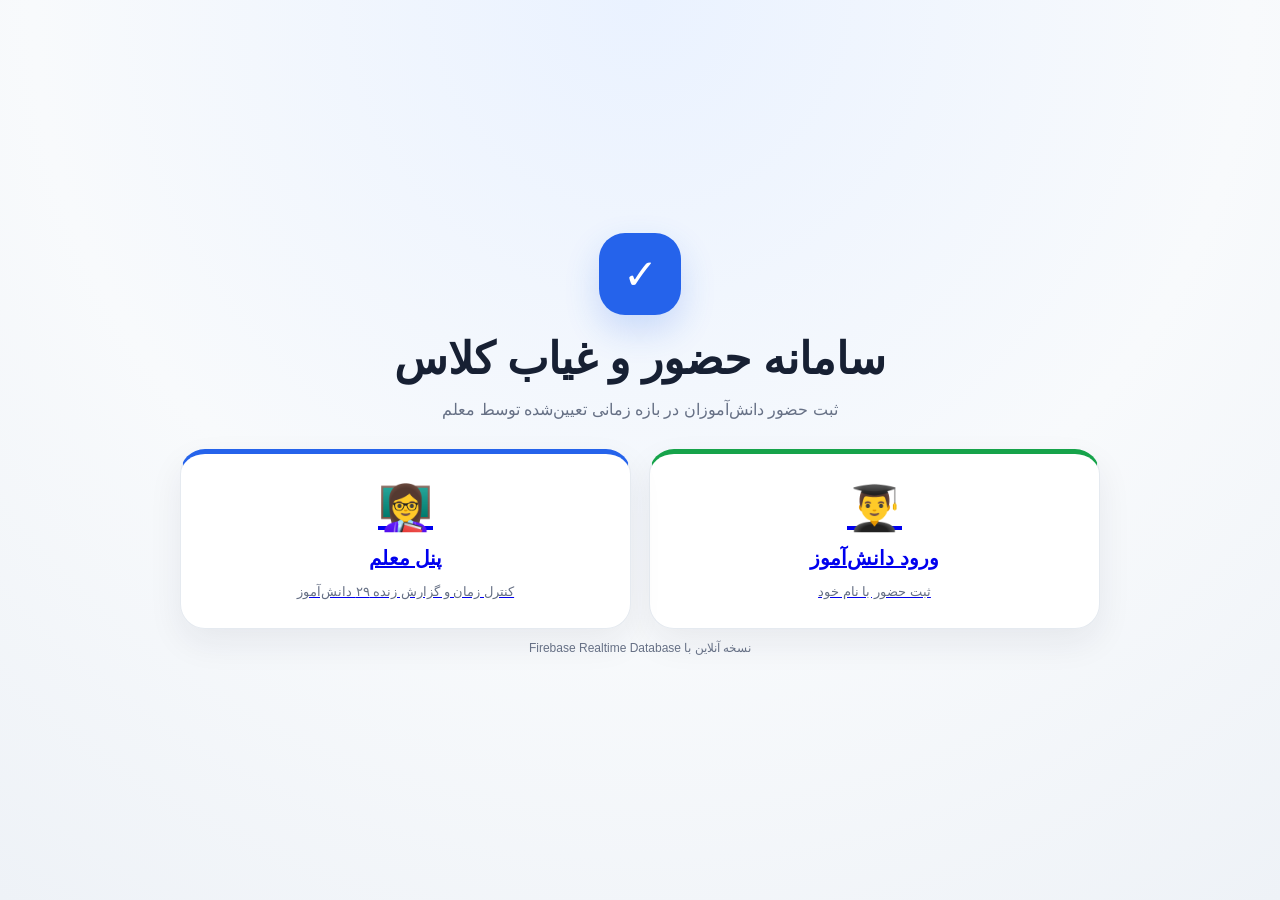
<file: index.html>
<!doctype html><html lang="fa" dir="rtl"><head><meta charset="utf-8"><meta name="viewport" content="width=device-width,initial-scale=1"><title>حضور و غیاب کلاس</title><link rel="stylesheet" href="style.css"></head><body class="hero"><main class="hero-inner"><div class="logo">✓</div><h1>سامانه حضور و غیاب کلاس</h1><p>ثبت حضور دانش‌آموزان در بازه زمانی تعیین‌شده توسط معلم</p><div class="cards"><a class="role-card student" href="student.html"><span>👨‍🎓</span><b>ورود دانش‌آموز</b><small>ثبت حضور با نام خود</small></a><a class="role-card teacher" href="teacher.html"><span>👩‍🏫</span><b>پنل معلم</b><small>کنترل زمان و گزارش زنده ۲۹ دانش‌آموز</small></a></div><p class="tiny">نسخه آنلاین با Firebase Realtime Database</p></main></body></html>
</file>
<file: style.css>
*{box-sizing:border-box}body{margin:0;font-family:Tahoma,Arial,sans-serif;background:#f4f7fb;color:#172033}.app{max-width:1100px;margin:auto;padding:18px}.topbar{display:flex;justify-content:space-between;align-items:center;gap:12px;margin-bottom:18px}.brand{font-weight:900;font-size:21px}.pill{background:#e8f0ff;color:#2457b7;border-radius:999px;padding:8px 12px;font-size:13px}.hero{min-height:100vh;display:grid;place-items:center;background:radial-gradient(circle at top,#eaf2ff,#f8fafc 55%,#eef2f7)}.hero-inner{width:min(920px,92%);text-align:center}.logo{width:82px;height:82px;margin:auto;border-radius:26px;background:#2563eb;color:#fff;display:grid;place-items:center;font-size:42px;box-shadow:0 15px 35px #2563eb33}.hero h1{font-size:clamp(27px,5vw,44px);margin:18px 0 8px}.hero p{color:#667085}.cards{display:grid;grid-template-columns:repeat(2,1fr);gap:18px;margin-top:30px}.role-card{background:#fff;border:1px solid #e5eaf0;border-radius:25px;padding:28px;box-shadow:0 14px 35px #17203312;transition:.2s}.role-card:hover{transform:translateY(-3px)}.role-card span{font-size:44px;display:block}.role-card b{display:block;font-size:20px;margin:12px}.role-card small{color:#667085}.student{border-top:5px solid #16a34a}.teacher{border-top:5px solid #2563eb}.panel{background:#fff;border:1px solid #e6eaf0;border-radius:22px;padding:20px;box-shadow:0 10px 30px #1720330c;margin-bottom:16px}.grid{display:grid;grid-template-columns:repeat(2,1fr);gap:16px}.grid3{display:grid;grid-template-columns:repeat(3,1fr);gap:12px}label{font-size:13px;color:#667085;display:block;margin-bottom:7px}input,select,button,textarea{width:100%;padding:13px;border-radius:12px;border:1px solid #d8dee8;font:inherit}button{cursor:pointer;background:#2563eb;color:#fff;border:0;font-weight:800}button.secondary{background:#eef2f7;color:#263244}button.danger{background:#dc2626}.status{padding:14px;border-radius:14px;text-align:center;font-weight:800}.open{background:#dcfce7;color:#166534}.closed{background:#fee2e2;color:#991b1b}.warning{background:#fff7ed;color:#9a3412}.notset{background:#eef2f7;color:#526173}.timer{font-size:34px;font-weight:900;text-align:center;margin:12px}.center{text-align:center}.muted{color:#667085;font-size:13px}.student-list{display:grid;grid-template-columns:repeat(2,1fr);gap:8px;margin-top:12px}.student-row{display:flex;justify-content:space-between;align-items:center;gap:8px;border:1px solid #e7ebf1;border-radius:12px;padding:11px}.badge{border-radius:999px;padding:5px 9px;font-size:12px;font-weight:800;white-space:nowrap}.present{background:#dcfce7;color:#166534}.late{background:#ffedd5;color:#9a3412}.absent{background:#fee2e2;color:#991b1b}.notset{background:#eef2f7;color:#526173}.hidden{display:none!important}.toast{position:fixed;bottom:18px;left:50%;transform:translateX(-50%);background:#172033;color:#fff;padding:12px 18px;border-radius:12px;z-index:10;max-width:90%;text-align:center}.tiny{font-size:12px}.linkbox{word-break:break-all;background:#f7f9fc;padding:11px;border-radius:12px}.name-grid{display:grid;grid-template-columns:repeat(3,1fr);gap:8px}.name-item{display:flex;gap:6px;align-items:center}.name-item input{padding:10px}@media(max-width:700px){.cards,.grid,.grid3,.student-list,.name-grid{grid-template-columns:1fr}.topbar{align-items:flex-start;flex-direction:column}.panel{padding:15px}}
</file>
